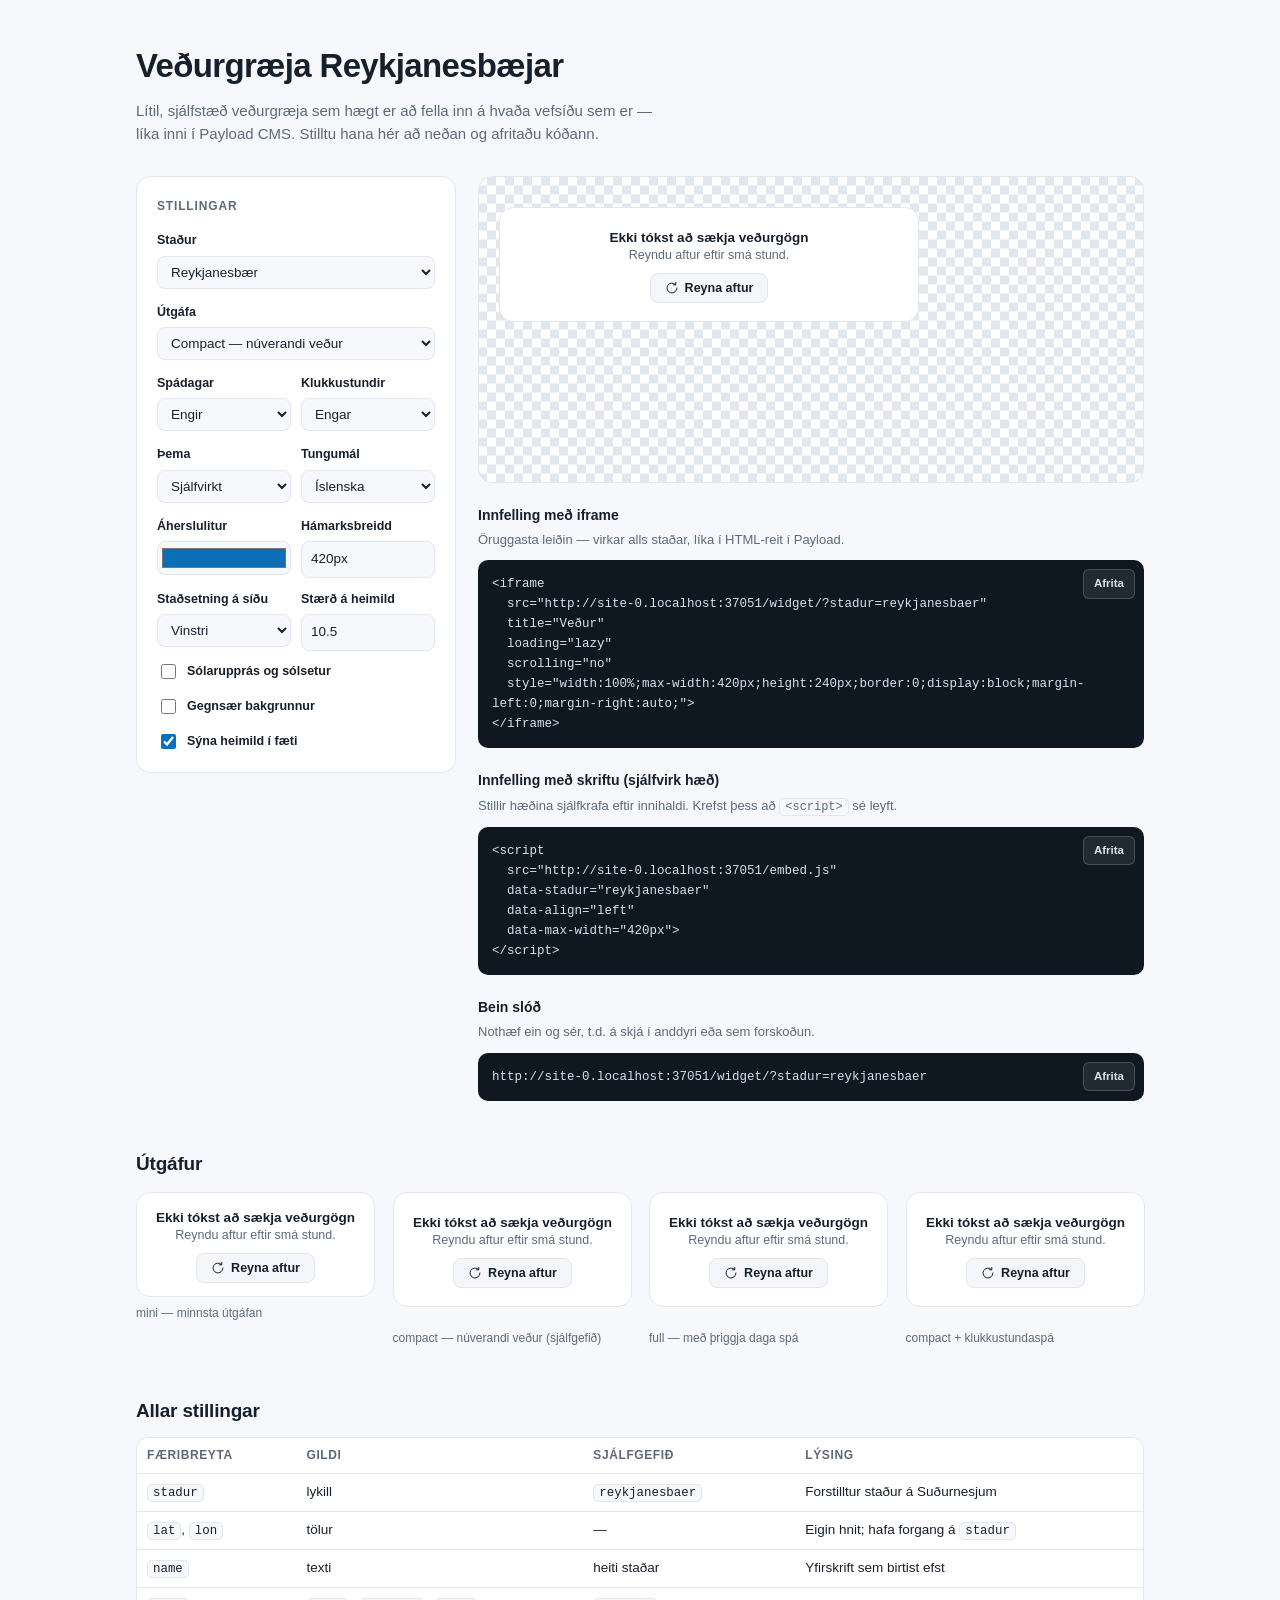
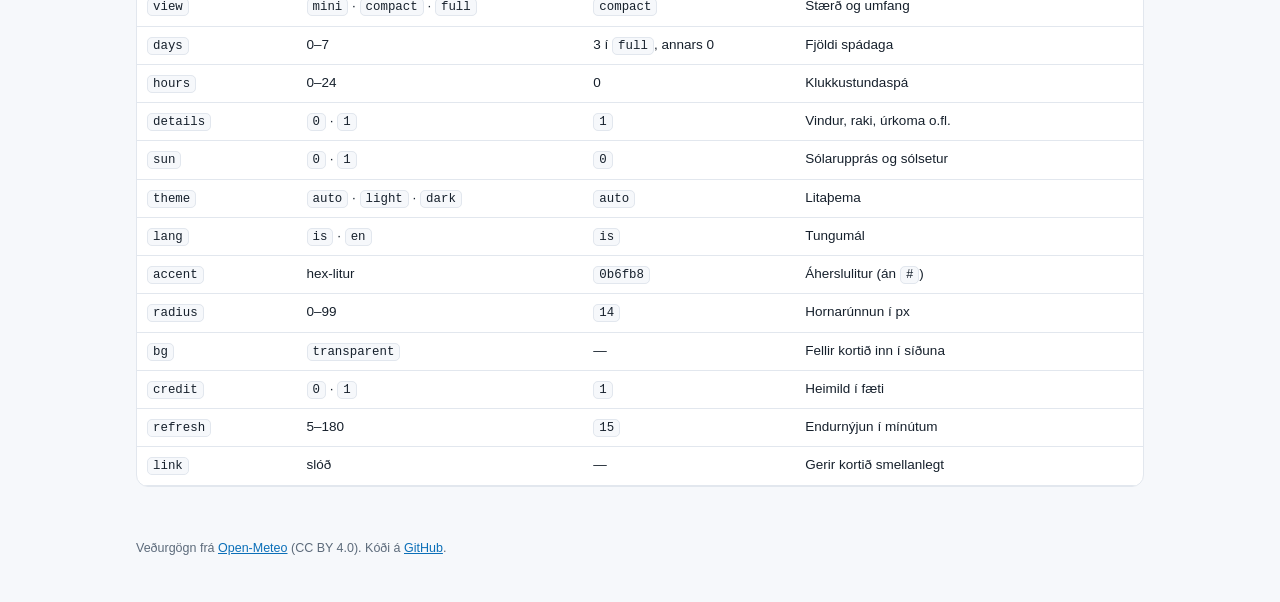
<file: index.html>
<!DOCTYPE html>
<html lang="is">
<head>
<meta charset="utf-8">
<meta name="viewport" content="width=device-width, initial-scale=1">
<title>Veðurgræja — Reykjanesbær</title>
<meta name="description" content="Lítil, innfellanleg veðurgræja fyrir vef Reykjanesbæjar. Stilltu hana hér og afritaðu innfellingarkóðann.">
<link rel="stylesheet" href="widget/widget.css">
<style>
  :root {
    --page-bg: #f6f8fb;
    --page-card: #fff;
    --page-border: #e2e7ee;
    --page-text: #16202c;
    --page-muted: #5c6a7a;
    --page-accent: #0b6fb8;
    --page-code: #0f1720;
  }
  @media (prefers-color-scheme: dark) {
    :root:not([data-theme="light"]) {
      --page-bg: #0f141a;
      --page-card: #161b22;
      --page-border: #2b333e;
      --page-text: #e8edf3;
      --page-muted: #9aa7b6;
      --page-accent: #58aef0;
      --page-code: #0b0f14;
    }
  }

  body {
    margin: 0;
    background: var(--page-bg);
    color: var(--page-text);
    font-family: -apple-system, BlinkMacSystemFont, "Segoe UI", Roboto,
      "Helvetica Neue", Arial, sans-serif;
    line-height: 1.55;
  }

  .page { max-width: 1040px; margin: 0 auto; padding: 40px 16px 72px; }

  header { margin-bottom: 30px; }
  h1 { font-size: clamp(24px, 4vw, 33px); margin: 0 0 8px; letter-spacing: -.02em; }
  .lede { color: var(--page-muted); margin: 0; max-width: 62ch; font-size: 15px; }

  .layout { display: grid; gap: 22px; grid-template-columns: minmax(0, 1fr); }
  @media (min-width: 860px) { .layout { grid-template-columns: 320px minmax(0, 1fr); align-items: start; } }

  .panel {
    background: var(--page-card);
    border: 1px solid var(--page-border);
    border-radius: 14px;
    padding: 20px;
  }

  .panel h2 {
    font-size: 12px; text-transform: uppercase; letter-spacing: .07em;
    color: var(--page-muted); margin: 0 0 16px; font-weight: 700;
  }

  .field { margin-bottom: 14px; }
  .field:last-child { margin-bottom: 0; }
  .field > label { display: block; font-size: 12.5px; font-weight: 600; margin-bottom: 5px; }

  select, input[type="number"], input[type="text"] {
    width: 100%; font: inherit; font-size: 13.5px;
    padding: 7px 9px; border-radius: 8px;
    border: 1px solid var(--page-border);
    background: var(--page-bg); color: var(--page-text);
  }
  input[type="color"] {
    width: 100%; height: 34px; padding: 2px; border-radius: 8px;
    border: 1px solid var(--page-border); background: var(--page-bg); cursor: pointer;
  }
  .check { display: flex; align-items: center; gap: 8px; font-size: 13.5px; }
  .check input { width: 15px; height: 15px; accent-color: var(--page-accent); }

  .row { display: grid; grid-template-columns: 1fr 1fr; gap: 10px; }

  .preview {
    display: grid; place-items: center;
    min-height: 300px; padding: 30px 20px;
    border-radius: 14px;
    border: 1px solid var(--page-border);
    background:
      repeating-conic-gradient(var(--page-border) 0% 25%, transparent 0% 50%) 50%/18px 18px,
      var(--page-card);
  }
  .preview iframe { width: 100%; max-width: 420px; border: 0; display: block; }

  .snippet { margin-top: 22px; }
  .snippet h3 { font-size: 14px; margin: 0 0 4px; }
  .snippet p { font-size: 13px; color: var(--page-muted); margin: 0 0 10px; }

  .code {
    position: relative;
    background: var(--page-code);
    border-radius: 10px;
    padding: 14px 52px 14px 14px;
    overflow-x: auto;
  }
  .code pre {
    margin: 0; font-size: 12.5px; line-height: 1.6;
    font-family: ui-monospace, SFMono-Regular, Menlo, Consolas, monospace;
    color: #d8e2ee; white-space: pre-wrap; word-break: break-all;
  }
  .copy {
    position: absolute; top: 9px; right: 9px;
    font: inherit; font-size: 11.5px; font-weight: 600;
    padding: 5px 10px; border-radius: 6px; cursor: pointer;
    border: 1px solid rgba(255,255,255,.18);
    background: rgba(255,255,255,.08); color: #d8e2ee;
  }
  .copy:hover { background: rgba(255,255,255,.16); }
  .copy.ok { color: #7ee2a8; border-color: #7ee2a8; }

  .gallery { display: grid; gap: 18px; grid-template-columns: repeat(auto-fit, minmax(230px, 1fr)); margin-top: 14px; }
  .gallery figure { margin: 0; }
  .gallery figcaption { font-size: 12px; color: var(--page-muted); margin-top: 7px; }
  .gallery iframe { width: 100%; border: 0; display: block; }

  section.docs { margin-top: 48px; }
  section.docs h2 { font-size: 19px; margin: 0 0 12px; letter-spacing: -.01em; }
  table { width: 100%; border-collapse: collapse; font-size: 13.5px; }
  th, td { text-align: left; padding: 8px 10px; border-bottom: 1px solid var(--page-border); vertical-align: top; }
  th { font-size: 12px; text-transform: uppercase; letter-spacing: .05em; color: var(--page-muted); }
  td code, p code, li code {
    font-family: ui-monospace, SFMono-Regular, Menlo, Consolas, monospace;
    font-size: .92em; background: var(--page-bg);
    border: 1px solid var(--page-border); border-radius: 5px; padding: 1px 5px;
  }
  .table-wrap { overflow-x: auto; background: var(--page-card); border: 1px solid var(--page-border); border-radius: 12px; }
  footer { margin-top: 52px; font-size: 12.5px; color: var(--page-muted); }
  footer a, .lede a { color: var(--page-accent); }
</style>
</head>
<body>
<div class="page">

  <header>
    <h1>Veðurgræja Reykjanesbæjar</h1>
    <p class="lede">
      Lítil, sjálfstæð veðurgræja sem hægt er að fella inn á hvaða vefsíðu sem er —
      líka inni í Payload CMS. Stilltu hana hér að neðan og afritaðu kóðann.
    </p>
  </header>

  <div class="layout">

    <form class="panel" id="controls">
      <h2>Stillingar</h2>

      <div class="field">
        <label for="c-place">Staður</label>
        <select id="c-place"></select>
      </div>

      <div class="field">
        <label for="c-view">Útgáfa</label>
        <select id="c-view">
          <option value="mini">Mini — minnsta útgáfan</option>
          <option value="compact" selected>Compact — núverandi veður</option>
          <option value="full">Full — með spá</option>
        </select>
      </div>

      <div class="row">
        <div class="field">
          <label for="c-days">Spádagar</label>
          <select id="c-days">
            <option value="0">Engir</option>
            <option value="2">2 dagar</option>
            <option value="3">3 dagar</option>
            <option value="4">4 dagar</option>
            <option value="5">5 dagar</option>
          </select>
        </div>
        <div class="field">
          <label for="c-hours">Klukkustundir</label>
          <select id="c-hours">
            <option value="0">Engar</option>
            <option value="6">Næstu 6</option>
            <option value="12">Næstu 12</option>
            <option value="24">Næstu 24</option>
          </select>
        </div>
      </div>

      <div class="row">
        <div class="field">
          <label for="c-theme">Þema</label>
          <select id="c-theme">
            <option value="auto">Sjálfvirkt</option>
            <option value="light">Ljóst</option>
            <option value="dark">Dökkt</option>
          </select>
        </div>
        <div class="field">
          <label for="c-lang">Tungumál</label>
          <select id="c-lang">
            <option value="is">Íslenska</option>
            <option value="en">English</option>
          </select>
        </div>
      </div>

      <div class="row">
        <div class="field">
          <label for="c-accent">Áherslulitur</label>
          <input type="color" id="c-accent" value="#0b6fb8">
        </div>
        <div class="field">
          <label for="c-width">Hámarksbreidd</label>
          <input type="text" id="c-width" value="420px">
        </div>
      </div>

      <div class="row">
        <div class="field">
          <label for="c-align">Staðsetning á síðu</label>
          <select id="c-align">
            <option value="left">Vinstri</option>
            <option value="center">Miðja</option>
            <option value="right">Hægri</option>
          </select>
        </div>
        <div class="field">
          <label for="c-credit-size">Stærð á heimild</label>
          <input type="number" id="c-credit-size" min="9" max="16" step="0.5" value="10.5">
        </div>
      </div>

      <div class="field check">
        <input type="checkbox" id="c-sun">
        <label for="c-sun" style="margin:0">Sólarupprás og sólsetur</label>
      </div>
      <div class="field check">
        <input type="checkbox" id="c-transparent">
        <label for="c-transparent" style="margin:0">Gegnsær bakgrunnur</label>
      </div>
      <div class="field check">
        <input type="checkbox" id="c-credit" checked>
        <label for="c-credit" style="margin:0">Sýna heimild í fæti</label>
      </div>
    </form>

    <div>
      <div class="preview">
        <iframe id="preview" title="Forskoðun á veðurgræju" scrolling="no"
                style="height:260px"></iframe>
      </div>

      <div class="snippet">
        <h3>Innfelling með iframe</h3>
        <p>Öruggasta leiðin — virkar alls staðar, líka í HTML-reit í Payload.</p>
        <div class="code">
          <button type="button" class="copy" data-target="code-iframe">Afrita</button>
          <pre id="code-iframe"></pre>
        </div>
      </div>

      <div class="snippet">
        <h3>Innfelling með skriftu (sjálfvirk hæð)</h3>
        <p>Stillir hæðina sjálfkrafa eftir innihaldi. Krefst þess að <code>&lt;script&gt;</code> sé leyft.</p>
        <div class="code">
          <button type="button" class="copy" data-target="code-script">Afrita</button>
          <pre id="code-script"></pre>
        </div>
      </div>

      <div class="snippet">
        <h3>Bein slóð</h3>
        <p>Nothæf ein og sér, t.d. á skjá í anddyri eða sem forskoðun.</p>
        <div class="code">
          <button type="button" class="copy" data-target="code-url">Afrita</button>
          <pre id="code-url"></pre>
        </div>
      </div>
    </div>
  </div>

  <section class="docs">
    <h2>Útgáfur</h2>
    <div class="gallery" id="gallery"></div>
  </section>

  <section class="docs">
    <h2>Allar stillingar</h2>
    <div class="table-wrap">
      <table>
        <thead>
          <tr><th>Færibreyta</th><th>Gildi</th><th>Sjálfgefið</th><th>Lýsing</th></tr>
        </thead>
        <tbody>
          <tr><td><code>stadur</code></td><td>lykill</td><td><code>reykjanesbaer</code></td><td>Forstilltur staður á Suðurnesjum</td></tr>
          <tr><td><code>lat</code>, <code>lon</code></td><td>tölur</td><td>—</td><td>Eigin hnit; hafa forgang á <code>stadur</code></td></tr>
          <tr><td><code>name</code></td><td>texti</td><td>heiti staðar</td><td>Yfirskrift sem birtist efst</td></tr>
          <tr><td><code>view</code></td><td><code>mini</code> · <code>compact</code> · <code>full</code></td><td><code>compact</code></td><td>Stærð og umfang</td></tr>
          <tr><td><code>days</code></td><td>0–7</td><td>3 í <code>full</code>, annars 0</td><td>Fjöldi spádaga</td></tr>
          <tr><td><code>hours</code></td><td>0–24</td><td>0</td><td>Klukkustundaspá</td></tr>
          <tr><td><code>details</code></td><td><code>0</code> · <code>1</code></td><td><code>1</code></td><td>Vindur, raki, úrkoma o.fl.</td></tr>
          <tr><td><code>sun</code></td><td><code>0</code> · <code>1</code></td><td><code>0</code></td><td>Sólarupprás og sólsetur</td></tr>
          <tr><td><code>theme</code></td><td><code>auto</code> · <code>light</code> · <code>dark</code></td><td><code>auto</code></td><td>Litaþema</td></tr>
          <tr><td><code>lang</code></td><td><code>is</code> · <code>en</code></td><td><code>is</code></td><td>Tungumál</td></tr>
          <tr><td><code>accent</code></td><td>hex-litur</td><td><code>0b6fb8</code></td><td>Áherslulitur (án <code>#</code>)</td></tr>
          <tr><td><code>radius</code></td><td>0–99</td><td><code>14</code></td><td>Hornarúnnun í px</td></tr>
          <tr><td><code>bg</code></td><td><code>transparent</code></td><td>—</td><td>Fellir kortið inn í síðuna</td></tr>
          <tr><td><code>credit</code></td><td><code>0</code> · <code>1</code></td><td><code>1</code></td><td>Heimild í fæti</td></tr>
          <tr><td><code>refresh</code></td><td>5–180</td><td><code>15</code></td><td>Endurnýjun í mínútum</td></tr>
          <tr><td><code>link</code></td><td>slóð</td><td>—</td><td>Gerir kortið smellanlegt</td></tr>
        </tbody>
      </table>
    </div>
  </section>

  <footer>
    Veðurgögn frá <a href="https://open-meteo.com/" target="_blank" rel="noopener">Open-Meteo</a>
    (CC BY 4.0). Kóði á
    <a href="https://github.com/Reykjanesbaer/weatherinfo-web" target="_blank" rel="noopener">GitHub</a>.
  </footer>
</div>

<script src="widget/config.js"></script>
<script>
(function () {
  'use strict';

  var base = location.href.replace(/[^/]*$/, '');
  var $ = function (id) { return document.getElementById(id); };

  /* Fylla staðalistann úr sameiginlegu stillingunum */
  var placeSelect = $('c-place');
  Object.keys(WeatherConfig.PLACES).forEach(function (key) {
    var opt = document.createElement('option');
    opt.value = key;
    opt.textContent = WeatherConfig.PLACES[key].name;
    if (key === WeatherConfig.DEFAULT_PLACE) opt.selected = true;
    placeSelect.appendChild(opt);
  });

  function options() {
    var view = $('c-view').value;
    var o = {
      stadur: placeSelect.value,
      view: view,
      theme: $('c-theme').value,
      lang: $('c-lang').value,
      days: $('c-days').value,
      hours: $('c-hours').value,
      accent: $('c-accent').value.replace('#', ''),
      sun: $('c-sun').checked ? '1' : '',
      bg: $('c-transparent').checked ? 'transparent' : '',
      credit: $('c-credit').checked ? '' : '0',
      creditSize: $('c-credit-size').value.trim()
    };
    /* Sleppa því sem er sjálfgefið svo slóðin haldist stutt */
    if (o.theme === 'auto') delete o.theme;
    if (o.lang === 'is') delete o.lang;
    if (o.accent === '0b6fb8') delete o.accent;
    if (o.days === '0' || (view === 'full' && o.days === '3')) delete o.days;
    if (o.hours === '0') delete o.hours;
    if (!o.sun) delete o.sun;
    if (!o.bg) delete o.bg;
    if (!o.credit) delete o.credit;
    /* Heimildarstærðin fer aðeins með ef hún víkur frá sjálfgefnu gildi */
    if (!o.creditSize || parseFloat(o.creditSize) === 10.5) delete o.creditSize;
    if (o.view === 'compact') delete o.view;
    return o;
  }

  function query(o) {
    var p = new URLSearchParams();
    Object.keys(o).forEach(function (k) { p.set(k, o[k]); });
    var s = p.toString();
    return s ? '?' + s : '';
  }

  function estimateHeight(o) {
    var view = o.view || 'compact';
    var days = parseInt(o.days, 10);
    if (!isFinite(days)) days = view === 'full' ? 3 : 0;
    var hours = parseInt(o.hours, 10) || 0;
    var h = view === 'mini' ? 96 : 160;
    if (view !== 'mini') h += o.sun ? 84 : 56;
    h += days * 32 + (days ? 14 : 0);
    h += hours ? 90 : 0;
    if (o.credit !== '0') h += 24;
    return h;
  }

  function attrLines(o) {
    return Object.keys(o).map(function (k) {
      /*
       * HTML-eigindi eru hástafaónæm og verða lágstafa við þáttun, svo
       * camelCase verður að fara í kebab-case: annars læsi embed.js
       * "creditsize" (án bandstriks) og stillingin dytti þegjandi niður.
       */
      var name = k.replace(/[A-Z]/g, function (ch) {
        return '-' + ch.toLowerCase();
      });
      return '  data-' + name + '="' + o[k] + '"';
    });
  }

  /*
   * Auto-spássíur yfirskrifa miðjun sem kemur úr umlykjandi gámi,
   * hvort sem hún er gerð með text-align eða flex.
   */
  function margins(align) {
    if (align === 'center') return 'margin-left:auto;margin-right:auto;';
    if (align === 'right') return 'margin-left:auto;margin-right:0;';
    return 'margin-left:0;margin-right:auto;';
  }

  function update() {
    var o = options();
    var q = query(o);
    var width = $('c-width').value.trim() || '420px';
    var align = $('c-align').value;
    var height = estimateHeight(o);
    var url = base + 'widget/' + q;

    var frame = $('preview');
    frame.style.height = height + 'px';
    frame.style.maxWidth = width;
    frame.style.marginLeft = align === 'left' ? '0' : 'auto';
    frame.style.marginRight = align === 'right' ? '0' : 'auto';
    frame.src = url + (q ? '&' : '?') + 'frameId=preview';

    $('code-url').textContent = url;

    $('code-iframe').textContent =
      '<iframe\n' +
      '  src="' + url + '"\n' +
      '  title="Veður"\n' +
      '  loading="lazy"\n' +
      '  scrolling="no"\n' +
      '  style="width:100%;max-width:' + width + ';height:' + height + 'px;' +
      'border:0;display:block;' + margins(align) + '">\n' +
      '</iframe>';

    var lines = ['<script', '  src="' + base + 'embed.js"']
      .concat(attrLines(o))
      .concat(['  data-align="' + align + '"',
               '  data-max-width="' + width + '">']);
    $('code-script').textContent = lines.join('\n') + '\n<\/script>';
  }

  /*
   * Allar græjur á síðunni (forskoðun og sýnishorn) tilkynna eigin hæð.
   * Við finnum rétta iframe-inn út frá sendandanum í stað þess að treysta
   * á fast áætlað gildi — þá klippist ekkert af neðst.
   */
  window.addEventListener('message', function (e) {
    if (!e.data || e.data.type !== 'weatherinfo:height') return;
    var h = parseInt(e.data.height, 10);
    if (!isFinite(h) || h <= 0) return;
    var frames = document.querySelectorAll('iframe');
    for (var i = 0; i < frames.length; i++) {
      if (frames[i].contentWindow === e.source) {
        frames[i].style.height = h + 'px';
        return;
      }
    }
  });

  $('controls').addEventListener('input', update);
  $('controls').addEventListener('change', update);

  /* Afritunarhnappar */
  document.querySelectorAll('.copy').forEach(function (btn) {
    btn.addEventListener('click', function () {
      var text = document.getElementById(btn.dataset.target).textContent;
      navigator.clipboard.writeText(text).then(function () {
        var old = btn.textContent;
        btn.textContent = 'Afritað';
        btn.classList.add('ok');
        setTimeout(function () { btn.textContent = old; btn.classList.remove('ok'); }, 1600);
      });
    });
  });

  /* Sýnishorn af öllum útgáfum */
  var samples = [
    { q: '?view=mini', h: 96,  caption: 'mini — minnsta útgáfan' },
    { q: '',           h: 240, caption: 'compact — núverandi veður (sjálfgefið)' },
    { q: '?view=full&days=3', h: 358, caption: 'full — með þriggja daga spá' },
    { q: '?view=compact&hours=12&details=0', h: 265, caption: 'compact + klukkustundaspá' }
  ];
  var gallery = document.getElementById('gallery');
  samples.forEach(function (s) {
    var fig = document.createElement('figure');
    var f = document.createElement('iframe');
    f.src = base + 'widget/' + s.q;
    f.title = 'Sýnishorn: ' + s.caption;
    f.setAttribute('scrolling', 'no');
    f.style.height = s.h + 'px';
    f.loading = 'lazy';
    var cap = document.createElement('figcaption');
    cap.textContent = s.caption;
    fig.appendChild(f);
    fig.appendChild(cap);
    gallery.appendChild(fig);
  });

  update();
})();
</script>
</body>
</html>
</file>
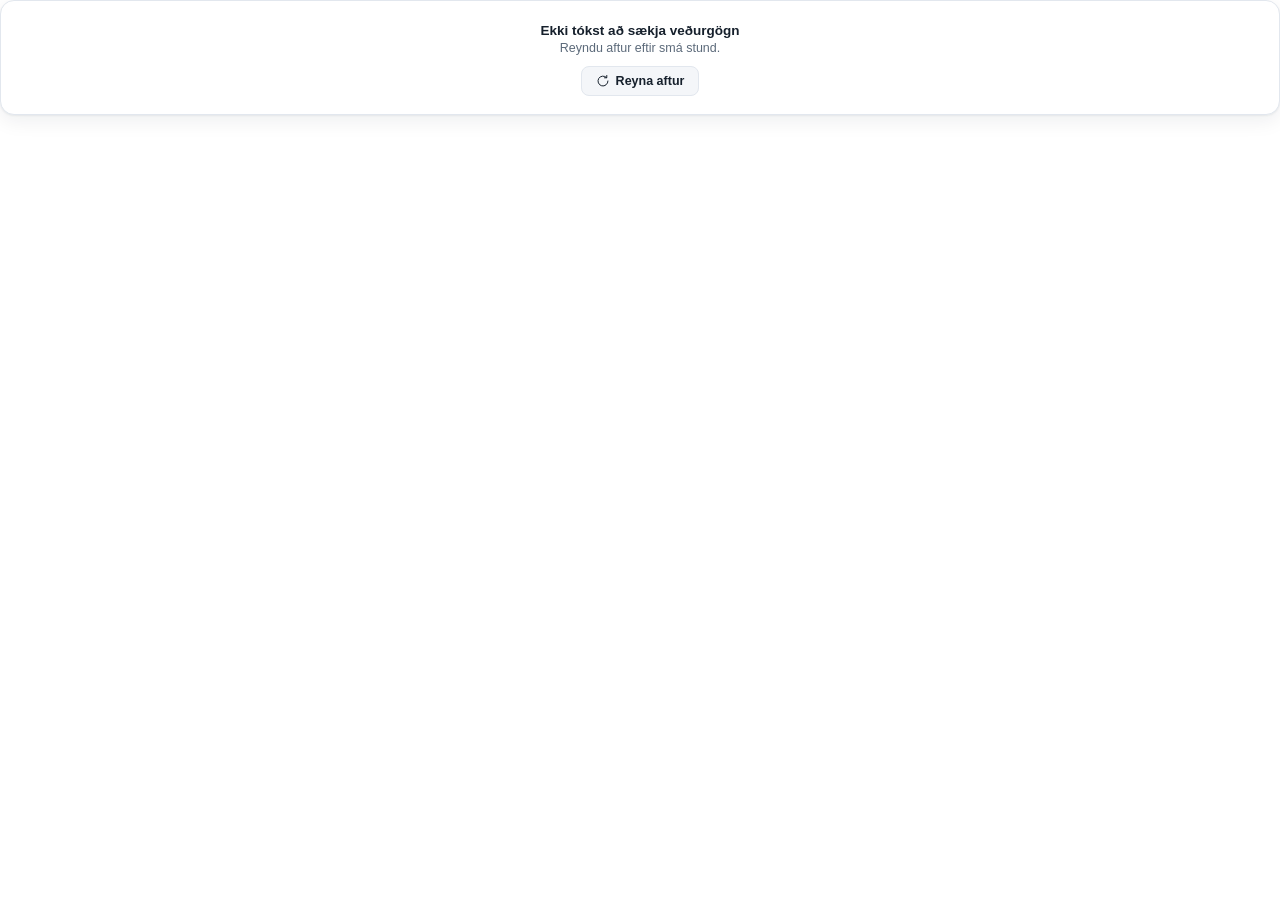
<file: widget/index.html>
<!DOCTYPE html>
<html lang="is" data-theme="auto">
<head>
<meta charset="utf-8">
<meta name="viewport" content="width=device-width, initial-scale=1">
<meta name="robots" content="noindex">
<meta http-equiv="Content-Security-Policy"
      content="default-src 'none'; script-src 'self'; style-src 'self' 'unsafe-inline'; connect-src https://api.open-meteo.com; img-src 'self' data:; base-uri 'none'; form-action 'none'">
<title>Veður</title>
<link rel="stylesheet" href="widget.css">
</head>
<body>
  <!--
    Veðurgræja Reykjanesbæjar.
    Stillt með færibreytum í slóð, t.d.:
      widget/?stadur=reykjanesbaer&view=full&days=3&theme=auto
    Sjá README fyrir allar stillingar.
  -->
  <!-- Ekkert aria-live hér: kortið endurnýjast reglulega og skjálesari
       myndi lesa það allt upp í hvert sinn. -->
  <div id="wx-root" class="wx" role="region" aria-label="Veður"></div>

  <script src="config.js"></script>
  <script src="icons.js"></script>
  <script src="widget.js"></script>
</body>
</html>
</file>
<file: widget/widget.css>
/*
 * weatherinfo-web — útlit veðurgræjunnar.
 * Allir litir eru CSS breytur svo hægt sé að stilla þær með ?accent= og ?theme=.
 */

:root {
  --wx-accent: #0b6fb8;
  --wx-radius: 14px;
  --wx-credit-size: 10.5px;

  --wx-bg: #ffffff;
  --wx-bg-soft: #f4f6f9;
  --wx-border: #e2e7ee;
  --wx-text: #16202c;
  --wx-text-muted: #5c6a7a;
  --wx-shadow: 0 1px 2px rgba(16, 32, 48, .06), 0 6px 20px rgba(16, 32, 48, .07);

  --wx-sun: #f2a03d;
  --wx-moon: #8a9cc4;
  --wx-cloud: #8b98a8;
  --wx-rain: #3f8fd2;
  --wx-snow: #79b6e8;
  --wx-bolt: #eab000;
}

/* Dökkt þema — sjálfvirkt eftir stillingum notanda */
@media (prefers-color-scheme: dark) {
  :root:not([data-theme="light"]) {
    --wx-bg: #161b22;
    --wx-bg-soft: #1e242d;
    --wx-border: #2b333e;
    --wx-text: #e8edf3;
    --wx-text-muted: #9aa7b6;
    --wx-shadow: 0 1px 2px rgba(0, 0, 0, .3), 0 6px 20px rgba(0, 0, 0, .28);
    --wx-cloud: #97a5b5;
  }
}

/* Dökkt þema — þvingað með ?theme=dark */
:root[data-theme="dark"] {
  --wx-bg: #161b22;
  --wx-bg-soft: #1e242d;
  --wx-border: #2b333e;
  --wx-text: #e8edf3;
  --wx-text-muted: #9aa7b6;
  --wx-shadow: 0 1px 2px rgba(0, 0, 0, .3), 0 6px 20px rgba(0, 0, 0, .28);
  --wx-cloud: #97a5b5;
}

/*
 * Innfellt í iframe: skugginn nær út fyrir rammann og klippist af, sem
 * birtist sem hörð brún meðfram jöðrunum. Sleppum honum þá alveg.
 */
:root[data-framed] { --wx-shadow: none; }

/* Gegnsær bakgrunnur — fellur inn í síðuna sem græjan er embedduð á */
:root[data-bg="transparent"] {
  --wx-bg: transparent;
  --wx-shadow: none;
  --wx-border: transparent;
}

* { box-sizing: border-box; }

html, body {
  margin: 0;
  padding: 0;
  background: transparent;
}

body {
  font-family: "Inter", -apple-system, BlinkMacSystemFont, "Segoe UI", Roboto,
    "Helvetica Neue", Arial, sans-serif;
  color: var(--wx-text);
  -webkit-font-smoothing: antialiased;
  font-variant-numeric: tabular-nums;
}

/* ------------------------------------------------------------------ */
/* Kort                                                                */
/* ------------------------------------------------------------------ */

.wx {
  display: block;
  background: var(--wx-bg);
  border: 1px solid var(--wx-border);
  border-radius: var(--wx-radius);
  box-shadow: var(--wx-shadow);
  padding: 16px 18px;
  container-type: inline-size;
}

.wx-head {
  display: flex;
  align-items: baseline;
  justify-content: space-between;
  gap: 10px;
  margin-bottom: 10px;
}

.wx-place {
  font-size: 14px;
  font-weight: 600;
  letter-spacing: -.005em;
  color: var(--wx-accent);
  margin: 0;
}

.wx-time {
  font-size: 11.5px;
  color: var(--wx-text-muted);
  white-space: nowrap;
}

/* Núverandi veður */
.wx-now {
  display: flex;
  align-items: center;
  gap: 14px;
}

.wx-now-icon {
  flex: 0 0 auto;
  width: 56px;
  height: 56px;
}

.wx-now-icon .wx-icon {
  width: 100%;
  height: 100%;
}

.wx-now-main { min-width: 0; }

.wx-temp {
  display: flex;
  align-items: flex-start;
  font-size: 40px;
  line-height: 1;
  font-weight: 600;
  letter-spacing: -.03em;
}

.wx-temp-unit {
  font-size: .45em;
  font-weight: 500;
  margin-top: .25em;
  margin-left: 2px;
  color: var(--wx-text-muted);
}

.wx-cond {
  margin-top: 5px;
  font-size: 13.5px;
  color: var(--wx-text-muted);
  overflow: hidden;
  text-overflow: ellipsis;
  white-space: nowrap;
}

/* Smáatriði: vindur, raki, úrkoma … */
.wx-details {
  display: grid;
  grid-template-columns: repeat(2, minmax(0, 1fr));
  gap: 8px 14px;
  margin-top: 14px;
  padding-top: 13px;
  border-top: 1px solid var(--wx-border);
}

.wx-detail {
  display: flex;
  align-items: center;
  gap: 7px;
  font-size: 12.5px;
  min-width: 0;
}

.wx-detail .wx-icon-sm {
  flex: 0 0 auto;
  width: 15px;
  height: 15px;
  stroke: var(--wx-text-muted);
  opacity: .85;
}

.wx-detail-label {
  color: var(--wx-text-muted);
}

.wx-detail-value {
  font-weight: 600;
  white-space: nowrap;
  overflow: hidden;
  text-overflow: ellipsis;
}

/* Spá næstu daga */
/*
 * Spáin er eitt sameiginlegt rist fyrir allar raðir (raðirnar nota
 * display:contents) svo dálkar stillist saman og löng heiti á borð við
 * "Á morgun" brotni ekki í tvær línur.
 */
.wx-forecast {
  display: grid;
  grid-template-columns: auto 26px minmax(0, 1fr) auto;
  align-items: center;
  gap: 9px 10px;
  margin-top: 14px;
  padding-top: 12px;
  border-top: 1px solid var(--wx-border);
  font-size: 12.5px;
}

.wx-day { display: contents; }

.wx-day-name {
  font-weight: 600;
  color: var(--wx-text-muted);
  white-space: nowrap;
}

.wx-day-icon { width: 26px; height: 26px; }
.wx-day-icon .wx-icon { width: 100%; height: 100%; }

.wx-day-cond {
  color: var(--wx-text-muted);
  overflow: hidden;
  text-overflow: ellipsis;
  white-space: nowrap;
}

.wx-day-temps {
  font-variant-numeric: tabular-nums;
  white-space: nowrap;
  justify-self: end;
}

.wx-day-max { font-weight: 600; }
.wx-day-min { color: var(--wx-text-muted); margin-left: .35em; }

/* Næstu klukkustundir */
.wx-hours {
  display: flex;
  gap: 4px;
  margin-top: 14px;
  padding-top: 12px;
  border-top: 1px solid var(--wx-border);
  overflow-x: auto;
  scrollbar-width: thin;
  -webkit-overflow-scrolling: touch;
}

.wx-hour {
  flex: 1 0 auto;
  min-width: 48px;
  text-align: center;
  padding: 4px 2px;
  border-radius: 9px;
}

.wx-hour-now { background: var(--wx-bg-soft); }

.wx-hour-time {
  font-size: 11px;
  color: var(--wx-text-muted);
  margin-bottom: 3px;
}

.wx-hour-icon { width: 24px; height: 24px; margin: 0 auto 3px; }
.wx-hour-icon .wx-icon { width: 100%; height: 100%; }

.wx-hour-temp { font-size: 12.5px; font-weight: 600; }

.wx-hour-pop {
  font-size: 10.5px;
  color: var(--wx-rain);
  margin-top: 2px;
  min-height: 1em;
}

/* Fótur */
.wx-foot {
  display: flex;
  align-items: center;
  justify-content: space-between;
  gap: 8px;
  margin-top: 12px;
  font-size: 10.5px;
  color: var(--wx-text-muted);
}

/*
 * Heimildin á Open-Meteo er hógvær en hverfur aldrei: CC BY 4.0 krefst
 * tilvísunar. Stærðin er stillanleg með ?creditSize= (9-16px).
 */
.wx-foot a {
  color: inherit;
  text-decoration: none;
  font-size: var(--wx-credit-size);
  border-bottom: 1px solid transparent;
  opacity: .5;
  transition: opacity .15s ease, border-bottom-color .15s ease;
}

.wx-foot a:hover,
.wx-foot a:focus-visible {
  opacity: .9;
  border-bottom-color: currentColor;
}

/* ------------------------------------------------------------------ */
/* Útgáfa: mini — ein lína                                             */
/* ------------------------------------------------------------------ */

.wx[data-view="mini"] {
  padding: 11px 14px;
}

.wx[data-view="mini"] .wx-now { gap: 11px; }
.wx[data-view="mini"] .wx-now-icon { width: 38px; height: 38px; }
.wx[data-view="mini"] .wx-temp { font-size: 27px; }
.wx[data-view="mini"] .wx-head { margin-bottom: 7px; }
.wx[data-view="mini"] .wx-cond { font-size: 12.5px; margin-top: 3px; }
/* Tíminn stendur þegar í hausnum — sleppum honum úr fætinum í mini */
.wx[data-view="mini"] .wx-foot { justify-content: flex-end; margin-top: 9px; }
.wx[data-view="mini"] .wx-foot > span:first-child { display: none; }

/* ------------------------------------------------------------------ */
/* Íkonalitir                                                          */
/* ------------------------------------------------------------------ */

.wx-icon { stroke: var(--wx-cloud); }
.wx-icon .wx-sun { stroke: var(--wx-sun); }
.wx-icon .wx-moon { stroke: var(--wx-moon); }
.wx-icon .wx-cloud { stroke: var(--wx-cloud); }
.wx-icon .wx-cloud-back { stroke: var(--wx-cloud); opacity: .5; }
.wx-icon .wx-rain { stroke: var(--wx-rain); }
.wx-icon .wx-snow { stroke: var(--wx-snow); }
.wx-icon .wx-fog { stroke: var(--wx-cloud); opacity: .7; }
.wx-icon .wx-bolt { stroke: var(--wx-bolt); }

/* Vindör */
.wx-arrow {
  width: 13px;
  height: 13px;
  vertical-align: -2px;
  margin-right: 1px;
  color: var(--wx-accent);
  opacity: .85;
}

/* ------------------------------------------------------------------ */
/* Hleðsla og villur                                                   */
/* ------------------------------------------------------------------ */

.wx-skeleton .wx-sk {
  background: linear-gradient(90deg, var(--wx-bg-soft) 25%, var(--wx-border) 37%, var(--wx-bg-soft) 63%);
  background-size: 400% 100%;
  animation: wx-shimmer 1.4s ease-in-out infinite;
  border-radius: 6px;
}

@keyframes wx-shimmer {
  0%   { background-position: 100% 50%; }
  100% { background-position: 0 50%; }
}

@media (prefers-reduced-motion: reduce) {
  .wx-skeleton .wx-sk { animation: none; }
}

.wx-sk-place { height: 13px; width: 40%; }
.wx-sk-icon  { height: 56px; width: 56px; border-radius: 50%; }
.wx-sk-temp  { height: 34px; width: 92px; margin-bottom: 8px; }
.wx-sk-cond  { height: 12px; width: 120px; }
.wx-sk-row   { height: 12px; width: 100%; margin-top: 8px; }

.wx-error {
  text-align: center;
  padding: 6px 0 2px;
}

.wx-error-title {
  font-size: 13.5px;
  font-weight: 600;
  margin-bottom: 3px;
}

.wx-error-body {
  font-size: 12.5px;
  color: var(--wx-text-muted);
  margin-bottom: 11px;
}

.wx-retry {
  font: inherit;
  font-size: 12.5px;
  font-weight: 600;
  display: inline-flex;
  align-items: center;
  gap: 6px;
  padding: 7px 14px;
  border-radius: 8px;
  border: 1px solid var(--wx-border);
  background: var(--wx-bg-soft);
  color: var(--wx-text);
  cursor: pointer;
}

.wx-retry:hover { border-color: var(--wx-accent); color: var(--wx-accent); }
.wx-retry .wx-icon-sm { width: 14px; height: 14px; stroke: currentColor; }

.wx-stale { opacity: .55; }

/* Aðeins fyrir skjálesara */
.wx-sr {
  position: absolute;
  width: 1px; height: 1px;
  padding: 0; margin: -1px;
  overflow: hidden;
  clip: rect(0, 0, 0, 0);
  white-space: nowrap;
  border: 0;
}

/* ------------------------------------------------------------------ */
/* Þröngt pláss                                                        */
/* ------------------------------------------------------------------ */

@container (max-width: 250px) {
  .wx-details { grid-template-columns: minmax(0, 1fr); }
  /* Veðurlýsing dagsins víkur — ristið fer úr fjórum dálkum í þrjá */
  .wx-forecast { grid-template-columns: auto 24px minmax(0, 1fr); }
  .wx-day-cond { display: none; }
  .wx-day-icon { width: 24px; height: 24px; }
}

@media (max-width: 250px) {
  .wx-temp { font-size: 34px; }
}
</file>
